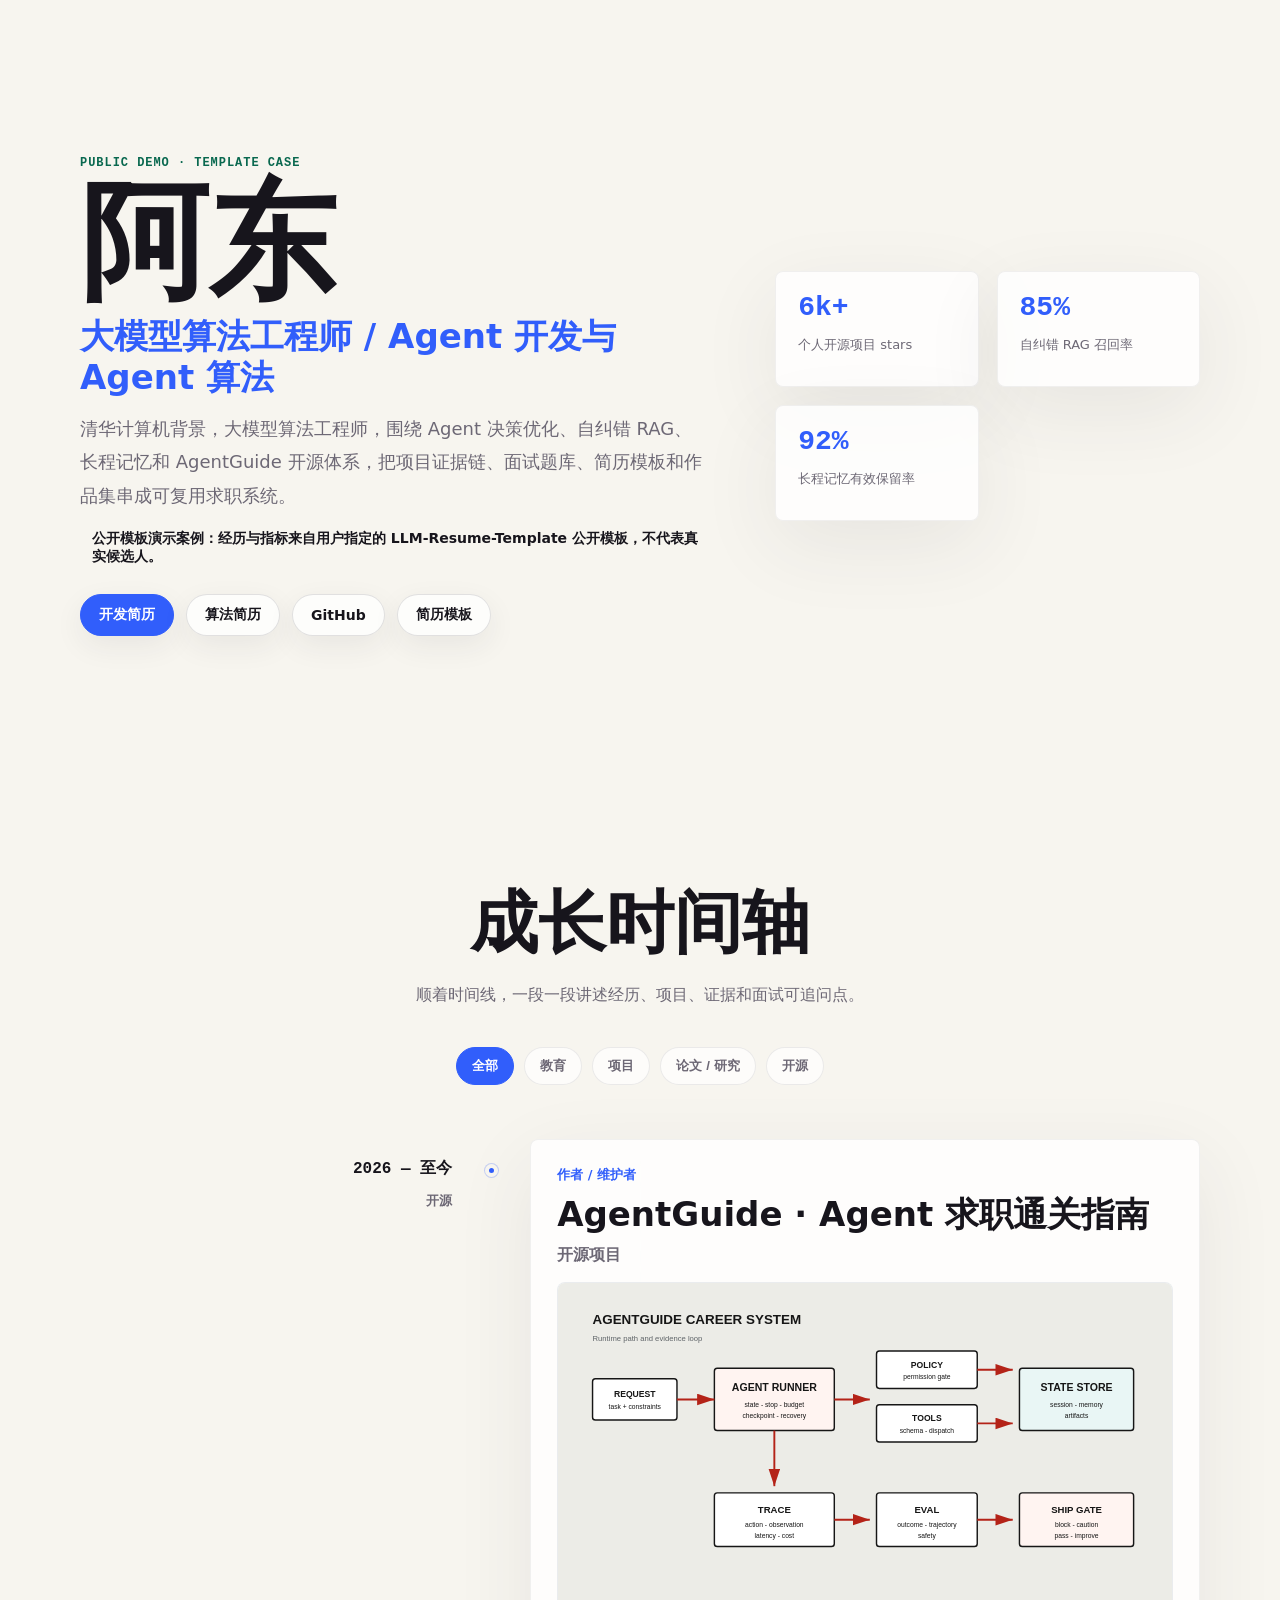
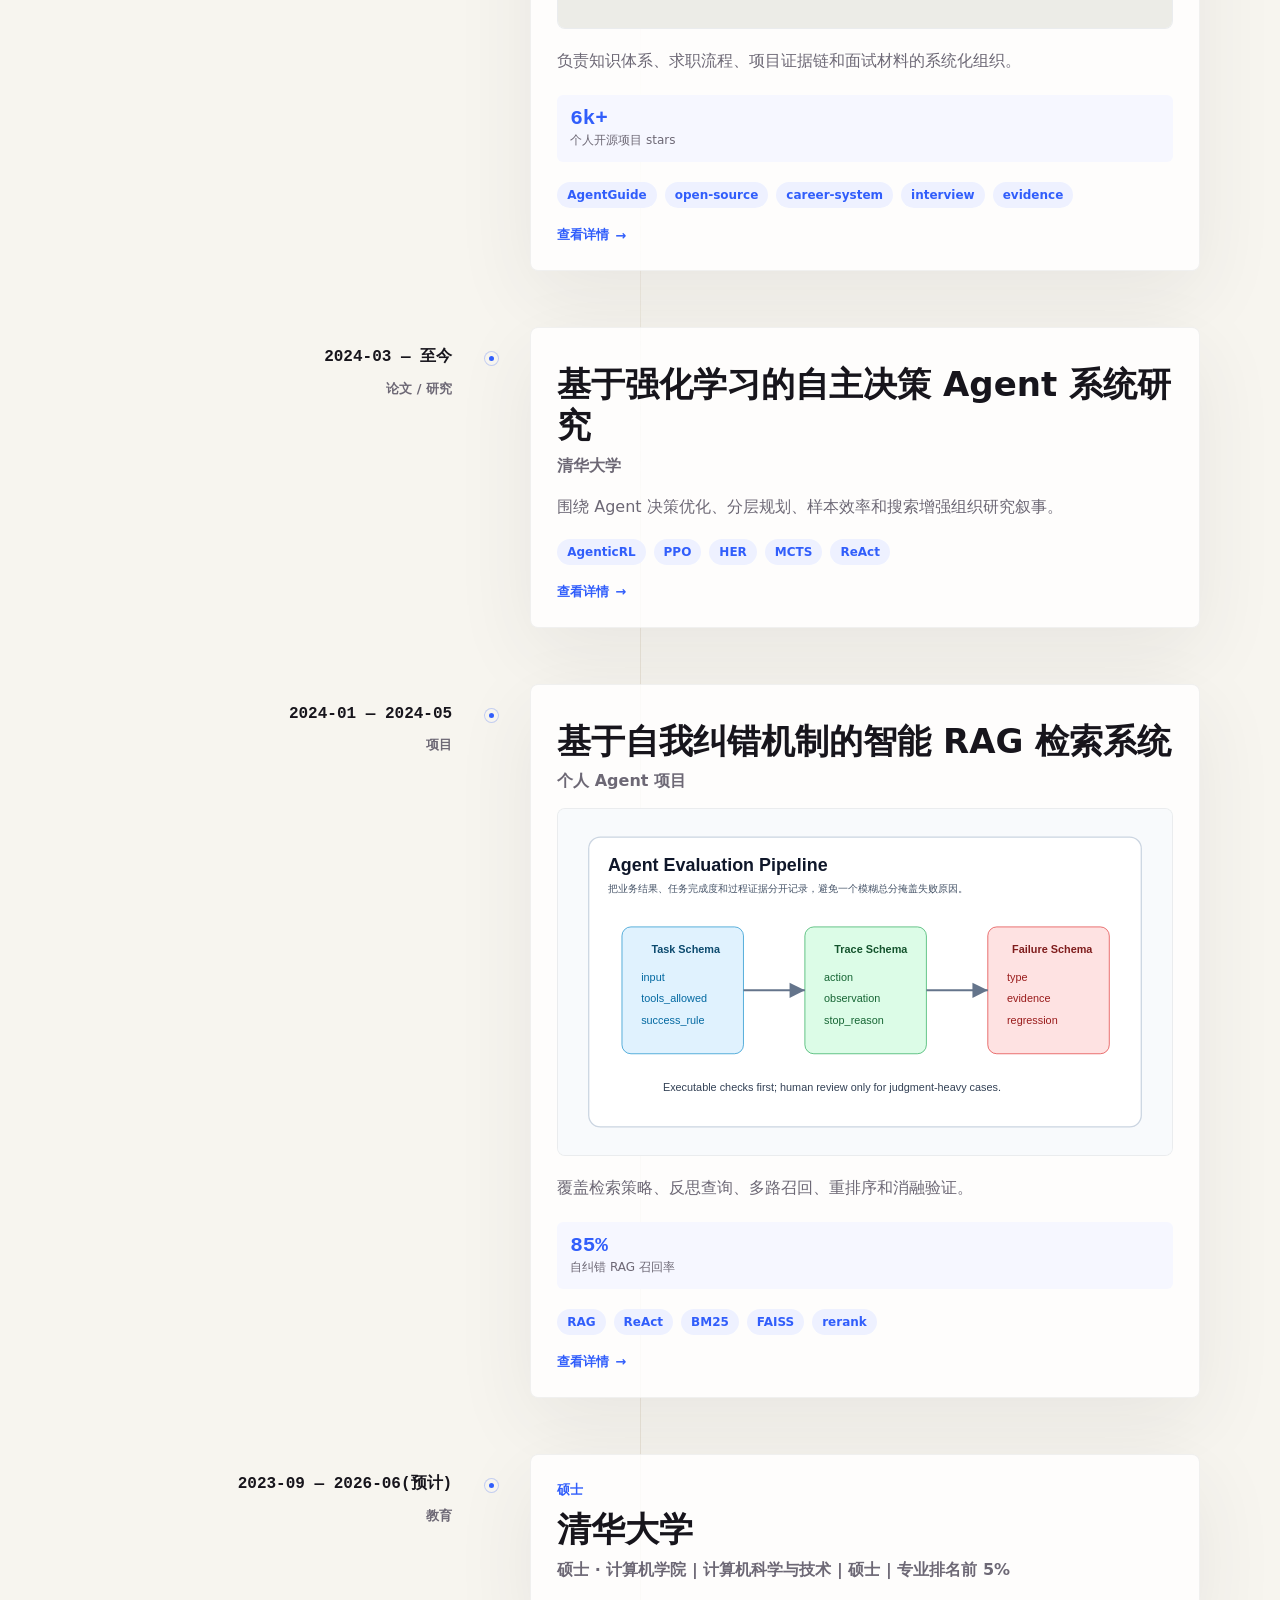
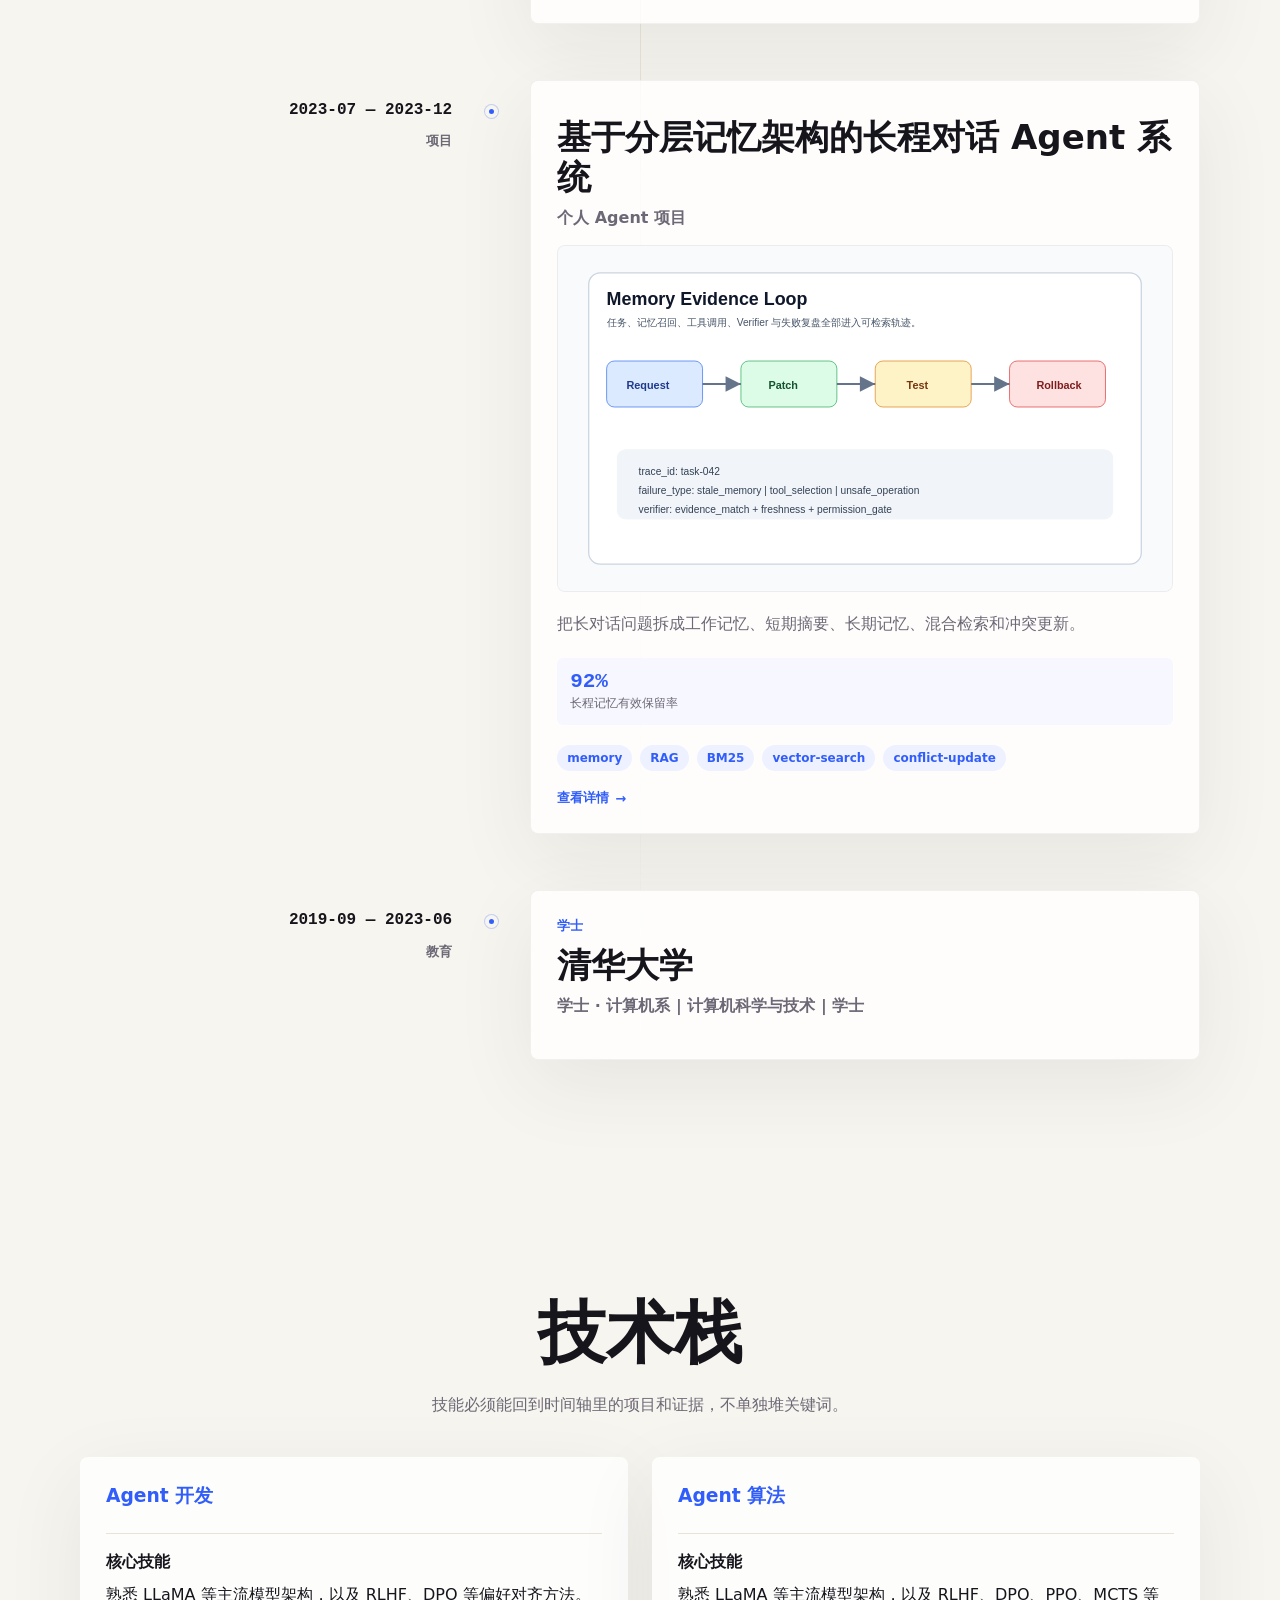
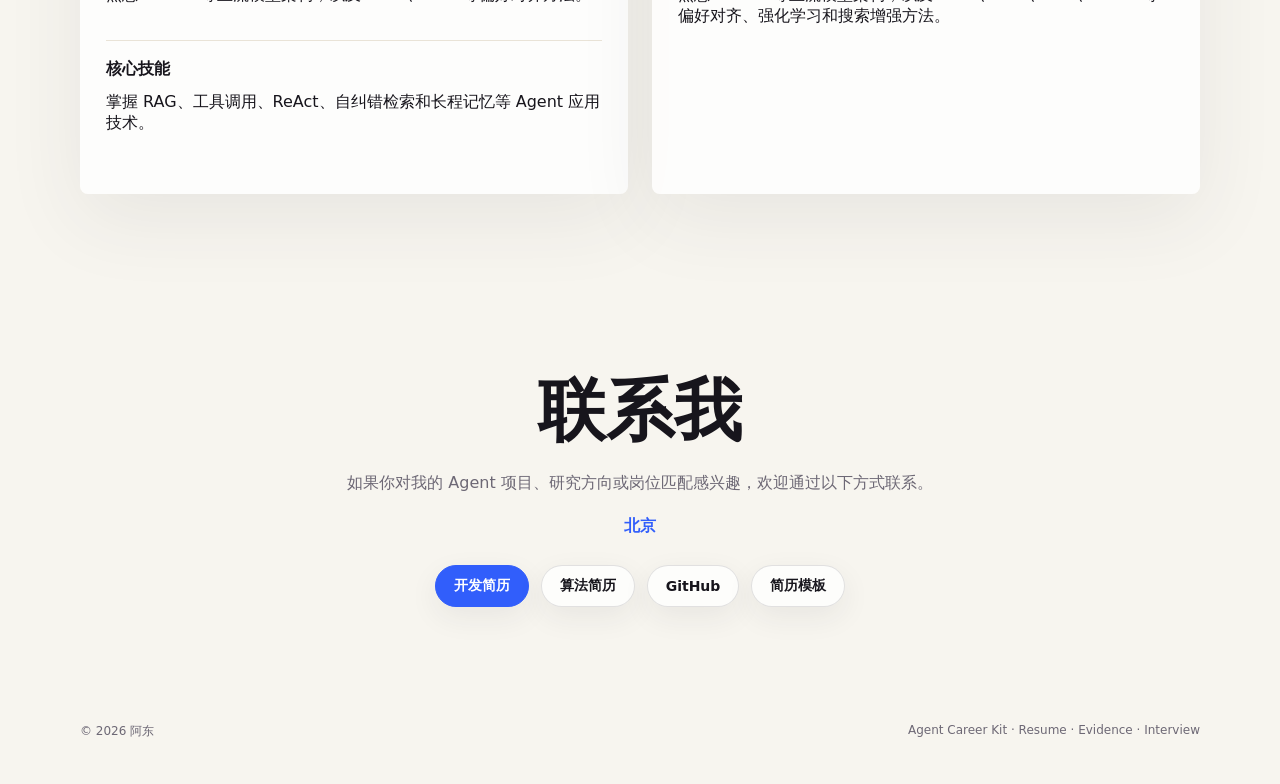
<file: showcase/agent-career-kit/portfolio/index.html>
<!-- profile-sha256: 42568de3178dd191e3648c5a6b86370d35ac004bab7c92da330538c6c83f1b1b -->
<!doctype html>
<html lang="zh-CN">
<head>
  <meta charset="utf-8">
  <meta name="viewport" content="width=device-width, initial-scale=1">
  <meta name="description" content="清华计算机背景，大模型算法工程师，围绕 Agent 决策优化、自纠错 RAG、长程记忆和 AgentGuide 开源体系，把项目证据链、面试题库、简历模板和作品集串成可复用求职系统。">
  <meta name="theme-color" content="#f7f5ef">
  <title>阿东 · 大模型算法工程师 / Agent 开发与 Agent 算法</title>
  <link rel="stylesheet" href="style.css">
</head>
<body>
  <main id="top">
    <section class="hero" aria-labelledby="hero-title">
      <div class="hero-copy">
        <p class="eyebrow">PUBLIC DEMO · TEMPLATE CASE</p>
        <h1 id="hero-title">阿东</h1>
        <p class="headline">大模型算法工程师 / Agent 开发与 Agent 算法</p>
        <p class="summary">清华计算机背景，大模型算法工程师，围绕 Agent 决策优化、自纠错 RAG、长程记忆和 AgentGuide 开源体系，把项目证据链、面试题库、简历模板和作品集串成可复用求职系统。</p>
        <p class="fixture-notice">公开模板演示案例：经历与指标来自用户指定的 LLM-Resume-Template 公开模板，不代表真实候选人。</p>
        <div class="actions"><a class="button primary" href="../resumes/development/main.pdf">开发简历</a>
<a class="button" href="../resumes/algorithm/main.pdf">算法简历</a>
<a class="button" href="https://github.com/adongwanai/AgentGuide">GitHub</a>
<a class="button" href="https://github.com/adongwanai/LLM-Resume-Template">简历模板</a></div>
      </div>
      <div class="hero-metrics" aria-label="关键成果"><div class="metric-card"><strong>6k+</strong><span>个人开源项目 stars</span></div>
<div class="metric-card"><strong>85%</strong><span>自纠错 RAG 召回率</span></div>
<div class="metric-card"><strong>92%</strong><span>长程记忆有效保留率</span></div></div>
    </section>

    <section id="timeline" class="timeline-section" aria-labelledby="timeline-title">
      <div class="section-heading">
        <h2 id="timeline-title">成长时间轴</h2>
        <p>顺着时间线，一段一段讲述经历、项目、证据和面试可追问点。</p>
      </div>
      <div class="filters" role="toolbar" aria-label="时间轴筛选">
        <button type="button" class="active" data-filter="all" aria-pressed="true">全部</button>
<button type="button" data-filter="education" data-categories="education" aria-pressed="false">教育</button>
<button type="button" data-filter="project" data-categories="project" aria-pressed="false">项目</button>
<button type="button" data-filter="research" data-categories="research publication" aria-pressed="false">论文 / 研究</button>
<button type="button" data-filter="open_source" data-categories="open_source" aria-pressed="false">开源</button>
      </div>
      <div class="timeline">
<article class="timeline-card" data-category="open_source" data-detail-id="project-agentguide-01" role="button" tabindex="0" aria-label="查看 AgentGuide · Agent 求职通关指南 详情">
  <div class="timeline-date">
    <time>2026 — 至今</time>
    <span>开源</span>
  </div>
  <div class="timeline-dot" aria-hidden="true"></div>
  <div class="timeline-content">
    <p class="card-kicker">作者 / 维护者</p>
    <h3>AgentGuide · Agent 求职通关指南</h3>
    <p class="organization">开源项目</p>
    <figure class="card-visual"><img src="assets/project-1.svg" alt="AgentGuide 求职系统结构图"></figure>
    <p class="description">负责知识体系、求职流程、项目证据链和面试材料的系统化组织。</p>
    <div class="card-stats"><div><strong>6k+</strong><span>个人开源项目 stars</span></div></div>
    <div class="tags"><span>AgentGuide</span><span>open-source</span><span>career-system</span><span>interview</span><span>evidence</span></div>
    <span class="detail-cue">查看详情</span>
  </div>
</article>

<article class="timeline-card" data-category="research" data-detail-id="research-rl-agent-01" role="button" tabindex="0" aria-label="查看 基于强化学习的自主决策 Agent 系统研究 详情">
  <div class="timeline-date">
    <time>2024-03 — 至今</time>
    <span>论文 / 研究</span>
  </div>
  <div class="timeline-dot" aria-hidden="true"></div>
  <div class="timeline-content">
    <p class="card-kicker"></p>
    <h3>基于强化学习的自主决策 Agent 系统研究</h3>
    <p class="organization">清华大学</p>

    <p class="description">围绕 Agent 决策优化、分层规划、样本效率和搜索增强组织研究叙事。</p>

    <div class="tags"><span>AgenticRL</span><span>PPO</span><span>HER</span><span>MCTS</span><span>ReAct</span></div>
    <span class="detail-cue">查看详情</span>
  </div>
</article>

<article class="timeline-card" data-category="project" data-detail-id="project-self-correct-rag-01" role="button" tabindex="0" aria-label="查看 基于自我纠错机制的智能 RAG 检索系统 详情">
  <div class="timeline-date">
    <time>2024-01 — 2024-05</time>
    <span>项目</span>
  </div>
  <div class="timeline-dot" aria-hidden="true"></div>
  <div class="timeline-content">
    <p class="card-kicker"></p>
    <h3>基于自我纠错机制的智能 RAG 检索系统</h3>
    <p class="organization">个人 Agent 项目</p>
    <figure class="card-visual"><img src="assets/project-2.svg" alt="自纠错 RAG 与评测闭环"></figure>
    <p class="description">覆盖检索策略、反思查询、多路召回、重排序和消融验证。</p>
    <div class="card-stats"><div><strong>85%</strong><span>自纠错 RAG 召回率</span></div></div>
    <div class="tags"><span>RAG</span><span>ReAct</span><span>BM25</span><span>FAISS</span><span>rerank</span></div>
    <span class="detail-cue">查看详情</span>
  </div>
</article>

<article class="timeline-card" data-category="education">
  <div class="timeline-date">
    <time>2023-09 — 2026-06(预计)</time>
    <span>教育</span>
  </div>
  <div class="timeline-dot" aria-hidden="true"></div>
  <div class="timeline-content">
    <p class="card-kicker">硕士</p>
    <h3>清华大学</h3>
    <p class="organization">硕士 · 计算机学院 | 计算机科学与技术 | 硕士 | 专业排名前 5%</p>
  </div>
</article>

<article class="timeline-card" data-category="project" data-detail-id="project-memory-agent-01" role="button" tabindex="0" aria-label="查看 基于分层记忆架构的长程对话 Agent 系统 详情">
  <div class="timeline-date">
    <time>2023-07 — 2023-12</time>
    <span>项目</span>
  </div>
  <div class="timeline-dot" aria-hidden="true"></div>
  <div class="timeline-content">
    <p class="card-kicker"></p>
    <h3>基于分层记忆架构的长程对话 Agent 系统</h3>
    <p class="organization">个人 Agent 项目</p>
    <figure class="card-visual"><img src="assets/project-3.svg" alt="分层记忆 Agent 与 trace 证据"></figure>
    <p class="description">把长对话问题拆成工作记忆、短期摘要、长期记忆、混合检索和冲突更新。</p>
    <div class="card-stats"><div><strong>92%</strong><span>长程记忆有效保留率</span></div></div>
    <div class="tags"><span>memory</span><span>RAG</span><span>BM25</span><span>vector-search</span><span>conflict-update</span></div>
    <span class="detail-cue">查看详情</span>
  </div>
</article>

<article class="timeline-card" data-category="education">
  <div class="timeline-date">
    <time>2019-09 — 2023-06</time>
    <span>教育</span>
  </div>
  <div class="timeline-dot" aria-hidden="true"></div>
  <div class="timeline-content">
    <p class="card-kicker">学士</p>
    <h3>清华大学</h3>
    <p class="organization">学士 · 计算机系 | 计算机科学与技术 | 学士</p>
  </div>
</article></div>
    </section>

    <section id="skills" class="skills-section" aria-labelledby="skills-title">
      <div class="section-heading">
        <h2 id="skills-title">技术栈</h2>
        <p>技能必须能回到时间轴里的项目和证据，不单独堆关键词。</p>
      </div>
      <div class="skill-columns"><div class="skill-column"><h3>Agent 开发</h3><section class="skill-block"><h3>核心技能</h3><p>熟悉 LLaMA 等主流模型架构，以及 RLHF、DPO 等偏好对齐方法。</p></section><section class="skill-block"><h3>核心技能</h3><p>掌握 RAG、工具调用、ReAct、自纠错检索和长程记忆等 Agent 应用技术。</p></section></div>
<div class="skill-column"><h3>Agent 算法</h3><section class="skill-block"><h3>核心技能</h3><p>熟悉 LLaMA 等主流模型架构，以及 RLHF、DPO、PPO、MCTS 等偏好对齐、强化学习和搜索增强方法。</p></section></div></div>
    </section>

    <section id="honors" class="honors-section" aria-labelledby="honors-title" hidden>
      <div class="section-heading">
        <h2 id="honors-title">荣誉与成就</h2>
      </div>
      <ul class="honors"></ul>
    </section>

    <section id="contact" class="contact-section" aria-labelledby="contact-title">
      <h2 id="contact-title">联系我</h2>
      <p>如果你对我的 Agent 项目、研究方向或岗位匹配感兴趣，欢迎通过以下方式联系。</p>
      <div class="contact-links"><span>北京</span></div>
      <div class="actions"><a class="button primary" href="../resumes/development/main.pdf">开发简历</a>
<a class="button" href="../resumes/algorithm/main.pdf">算法简历</a>
<a class="button" href="https://github.com/adongwanai/AgentGuide">GitHub</a>
<a class="button" href="https://github.com/adongwanai/LLM-Resume-Template">简历模板</a></div>
    </section>
  </main>

  <footer>
    <span>© 2026 阿东</span>
    <span>Agent Career Kit · Resume · Evidence · Interview</span>
  </footer>
  <section class="detail-modal" data-detail-modal hidden aria-hidden="true">
    <div class="detail-backdrop" data-detail-close></div>
    <article class="detail-panel" role="dialog" aria-modal="true" aria-labelledby="detail-title">
      <header class="detail-header">
        <div>
          <p class="detail-category" data-detail-category></p>
          <h2 id="detail-title" data-detail-title></h2>
          <p class="detail-meta" data-detail-meta></p>
        </div>
        <button type="button" class="detail-close" data-detail-close aria-label="关闭详情面板">×</button>
      </header>
      <div class="detail-body">
        <figure class="detail-visual" data-detail-visual-wrap hidden>
          <img data-detail-visual alt="">
          <figcaption data-detail-visual-caption></figcaption>
        </figure>
        <p class="detail-summary" data-detail-summary></p>
        <section class="detail-section" data-detail-abstract-wrap>
          <h3>摘要</h3>
          <p data-detail-abstract></p>
        </section>
        <section class="detail-section" data-detail-metrics-wrap>
          <h3>核心指标</h3>
          <div class="detail-metrics" data-detail-metrics></div>
        </section>
        <div data-detail-sections></div>
        <section class="detail-section star-section" data-detail-star-wrap hidden>
          <h3>STAR 提炼</h3>
          <div class="star-grid" data-detail-star></div>
        </section>
        <section class="detail-section" data-detail-tradeoff-wrap hidden>
          <h3>技术权衡</h3>
          <p data-detail-tradeoff></p>
        </section>
        <div class="detail-tags" data-detail-tags></div>
        <div class="detail-links" data-detail-links></div>
      </div>
    </article>
  </section>
  <script id="portfolio-details" type="application/json">{"project-agentguide-01":{"category":"开源","date":"2026 — 至今","title":"AgentGuide · Agent 求职通关指南","kicker":"开源项目 / 作者与维护者","organization":"开源项目","summary":"把 Agent 开发与 Agent 算法求职拆成可持续积累的项目、证据、面试和投递系统。","abstract":"AgentGuide 不是一份题单，而是一套面向高职级 Agent 岗位的长期求职工作区。候选人先确定方向和旗舰项目，再持续沉淀 trace、eval、failure、verifier、项目讲稿和两份稳定简历。","visual":{"path":"assets/project-1.svg","alt":"AgentGuide 求职系统结构图"},"visual_caption":"AgentGuide 将候选人事实、项目证据、双简历、面试训练和投递复盘串成同一条工作流。","metrics":[{"value":"6k+","label":"个人开源项目 stars"},{"value":"30-45 天","label":"公开冲刺路线"},{"value":"2 份","label":"稳定主简历"}],"sections":[{"title":"问题与目标","items":["零散刷题、临时改简历和项目包装无法形成长期资产。","目标是让每个项目、问题和复盘都能回写到同一份候选人证据库。"]},{"title":"我的角色","items":["负责 AgentGuide 的知识体系、学习路线、项目证据链和面试材料组织。","把 Agent 开发与 Agent 算法岗位拆成两条能力路线，但保持同一个候选人事实源。"]},{"title":"系统设计","items":["以 claim ID 连接简历、项目讲稿、Story Bank、作品集和面试题。","以 trace、eval、failure 和 verifier 作为项目是否可进入简历的门禁。","JD 只用于市场信号和公司准备，不为每个岗位重写主简历。"]}],"star":{"S":"求职材料与训练记录分散，每次面试都从零开始。","T":"建立一套面向 Agent 高职级岗位、可复用和可持续迭代的公开方法体系。","A":"组织岗位路线、项目证据、面试题库、稳定双简历和复盘闭环。","R":"个人开源项目累计 6k+ stars，形成 AgentGuide 的公开资料入口。"},"tradeoff":"系统强调证据积累而不是按 JD 频繁改写，因此需要更早建设旗舰项目和可回放材料，但长期维护成本更低。","tags":["AgentGuide","open-source","career-system","interview","evidence"],"links":[{"label":"查看 AgentGuide","url":"https://github.com/adongwanai/AgentGuide"}]},"project-self-correct-rag-01":{"category":"项目","date":"2024-01 — 2024-05","title":"基于自我纠错机制的智能 RAG 检索系统","kicker":"Agent 项目 / 检索与反思闭环","organization":"个人 Agent 项目","summary":"针对低召回知识库，构建会判断失败、重写查询并重新检索的自纠错 RAG。","abstract":"系统以 65% 召回率的基础 RAG 为起点，通过迭代式检索、混合召回和交叉编码器重排序逐层改进，并用消融实验拆分每个模块的贡献。","visual":{"path":"assets/project-2.svg","alt":"自纠错 RAG 与评测闭环"},"visual_caption":"查询进入多路召回后，由置信度门控决定是否反思和重写，再进入重排序与验证。","metrics":[{"value":"65% -\u003e 85%","label":"召回率"},{"value":"1.3 次","label":"平均检索轮次"},{"value":"82%","label":"用户满意度"}],"sections":[{"title":"背景与失败模式","items":["关键词匹配不准和语义理解偏差导致初始召回率只有 65%。","系统需要知道何时结果不可信，而不是对每个查询都无限增加检索轮次。"]},{"title":"技术方案","items":["低置信度时触发反思，分析失败原因并生成新查询。","融合向量检索、BM25 和混合检索，并按查询类型选择策略。","使用交叉编码器对 Top-K 文档精排。"]},{"title":"验证与消融","items":["在企业知识库、MS MARCO 和 Natural Questions 上验证。","迭代式检索、多策略融合和重排序分别贡献 15%、3% 和 2% 的召回提升。"]}],"star":{"S":"基础 RAG 的召回率只有 65%，用户难以获得准确答案。","T":"提升召回质量，同时控制不必要的检索轮次。","A":"加入反思查询、混合召回、置信度门控和交叉编码器重排序。","R":"召回率提升到 85%，平均检索轮次为 1.3 次。"},"tradeoff":"反思检索会增加推理成本和延迟，因此只在低置信度结果上触发，并通过平均检索轮次监控成本。","tags":["RAG","ReAct","BM25","FAISS","rerank"],"links":[]},"project-memory-agent-01":{"category":"项目","date":"2023-07 — 2023-12","title":"基于分层记忆架构的长程对话 Agent 系统","kicker":"Agent 项目 / 长程记忆","organization":"个人 Agent 项目","summary":"用工作记忆、短期摘要和长期存储解决长对话中的遗忘、检索延迟与事实冲突。","abstract":"系统参考人类记忆分层，将近期上下文、会话摘要和长期事件分开管理，并为记忆检索、压缩和冲突更新设计独立策略。","visual":{"path":"assets/project-3.svg","alt":"分层记忆 Agent 与 trace 证据"},"visual_caption":"三层记忆只保存不同时间尺度的信息，冲突更新在写入长期记忆前执行。","metrics":[{"value":"68% -\u003e 92%","label":"信息有效保留率"},{"value":"450ms -\u003e 150ms","label":"记忆检索延迟"},{"value":"+28%","label":"超长对话任务完成率"}],"sections":[{"title":"记忆分层","items":["工作记忆保留最近 K 轮完整上下文。","短期记忆把近期对话压缩成摘要和决策依据。","长期记忆结合重要性评分和时间衰减选择持久化内容。"]},{"title":"检索与更新","items":["使用 BM25 和向量相似度进行混合检索。","通过 LLM 摘要压缩冗长对话。","新信息与旧记忆冲突时触发修正流程。"]},{"title":"当前边界","items":["公开模板尚未提供可回放 trace、记忆污染测试和复现实验日志。","真实候选人发布前需要补齐这些证据。"]}],"star":{"S":"长对话中出现信息遗忘和记忆检索延迟。","T":"在 100 轮以上对话中维持可检索、可更新的长期状态。","A":"实现三层记忆、混合检索、压缩和冲突修正流程。","R":"有效保留率达到 92%，检索延迟降至 150ms，任务完成率提升 28%。"},"tradeoff":"摘要压缩降低上下文成本，但可能丢失细节；因此近期信息保留原文，只有跨会话长期信息进入压缩层。","tags":["memory","RAG","BM25","vector-search","conflict-update"],"links":[]},"research-rl-agent-01":{"category":"论文 / 研究","date":"2024-03 — 至今","title":"基于强化学习的自主决策 Agent 系统研究","kicker":"研究 / 强化学习与搜索增强","organization":"清华大学","summary":"用 PPO、分层强化学习、HER 和 MCTS 改善多步骤 Agent 的决策效率与长期规划。","abstract":"研究把 LLM 作为策略网络，用任务完成度与步骤效率构建奖励，并进一步比较分层规划和搜索增强对稀疏奖励、长序列任务的作用。","visual":null,"visual_caption":"","metrics":[{"value":"+12%~18%","label":"任务成功率"},{"value":"-25%","label":"平均决策步数"},{"value":"+40%","label":"稀疏奖励收敛速度"},{"value":"500+","label":"GitHub stars"}],"sections":[{"title":"研究问题","items":["多步骤 Agent 容易产生冗余路径，并缺少长期规划。","单一最终奖励难以解释规划、执行和样本效率分别如何改善。"]},{"title":"方法","items":["以 PPO 优化任务完成度和步骤效率。","将复杂任务拆成高层子目标规划和低层动作执行。","用 HER 改善稀疏奖励下的样本利用率。","把 MCTS 与 RL 结合，在决策前执行多步模拟。"]},{"title":"基线与结果","items":["在 ALFWorld、WebShop 上对比 ReAct 和 Reflexion。","任务成功率提升 12%~18%，平均决策步数减少 25%。","MCTS 混合策略的样本效率提升 35%，最终性能提升 8%。"]},{"title":"答辩边界","items":["案例来源是用户指定的公开模板经历。","真实投递前必须替换为候选人可复现的论文、代码与实验记录。"]}],"star":{"S":"复杂任务中的路径冗余和长期规划不足。","T":"同时提升成功率、步骤效率和稀疏奖励下的训练效率。","A":"组合 PPO、分层策略、HER 和 MCTS，并与 ReAct、Reflexion 基线比较。","R":"任务成功率提升 12%~18%，平均决策步数减少 25%。"},"tradeoff":"搜索增强提高决策质量但带来额外推理开销，因此需要用 search width、停止条件和步骤效率共同约束。","tags":["AgenticRL","PPO","HER","MCTS","ReAct"],"links":[]}}</script>
  <script src="app.js"></script>
</body>
</html>
</file>
<file: showcase/agent-career-kit/portfolio/style.css>
:root {
  --paper: #f7f5ef;
  --panel: #ffffff;
  --ink: #17151c;
  --muted: #6d6875;
  --soft: #e9e3d7;
  --blue: #315efb;
  --green: #09684f;
  --orange: #f0a23a;
  --shadow: 0 24px 80px rgba(49, 47, 58, 0.08);
  --max: 1120px;
}

* { box-sizing: border-box; }
html { scroll-behavior: smooth; }
body {
  margin: 0;
  color: var(--ink);
  background: var(--paper);
  font-family: "PingFang SC", "Noto Sans CJK SC", "Microsoft YaHei", ui-sans-serif, system-ui, -apple-system, BlinkMacSystemFont, "Segoe UI", sans-serif;
}
body.modal-open { overflow: hidden; }
a { color: inherit; }
.hero {
  position: relative;
  width: min(var(--max), calc(100% - 56px));
  min-height: 88dvh;
  margin: 0 auto;
  display: grid;
  grid-template-columns: minmax(0, 1.1fr) minmax(320px, 0.75fr);
  gap: 72px;
  align-items: center;
}
.eyebrow {
  margin: 0 0 18px;
  color: var(--green);
  font: 700 12px/1.2 "JetBrains Mono", ui-monospace, SFMono-Regular, Menlo, monospace;
  letter-spacing: 0.08em;
  text-transform: uppercase;
}
h1, h2, h3, p { margin-top: 0; }
h1 {
  margin-bottom: 18px;
  font-family: "Songti SC", "Noto Serif CJK SC", Georgia, serif;
  font-size: clamp(64px, 10vw, 132px);
  line-height: 0.86;
  letter-spacing: 0;
}
.headline {
  margin-bottom: 14px;
  color: var(--blue);
  font-size: clamp(22px, 3vw, 34px);
  font-weight: 700;
  line-height: 1.2;
}
.summary {
  max-width: 690px;
  color: var(--muted);
  font-size: 18px;
  line-height: 1.85;
}

.fixture-notice {
  max-width: 760px;
  margin: 14px 0 0;
  padding-left: 12px;
  border-left: 3px solid var(--red);
  color: var(--text);
  font-size: 14px;
  font-weight: 650;
}

.fixture-notice:empty {
  display: none;
}
.actions {
  display: flex;
  flex-wrap: wrap;
  gap: 12px;
  margin-top: 28px;
}
.button {
  display: inline-flex;
  min-height: 42px;
  align-items: center;
  justify-content: center;
  padding: 0 18px;
  border: 1px solid rgba(23, 21, 28, 0.12);
  border-radius: 999px;
  background: rgba(255, 255, 255, 0.76);
  color: var(--ink);
  font-size: 14px;
  font-weight: 700;
  text-decoration: none;
  box-shadow: 0 10px 30px rgba(49, 47, 58, 0.07);
}
.button.primary {
  border-color: var(--blue);
  background: var(--blue);
  color: white;
}
.button:hover, .button:focus-visible {
  transform: translateY(-1px);
  border-color: var(--blue);
}
.hero-metrics {
  display: grid;
  grid-template-columns: 1fr 1fr;
  gap: 18px;
}
.metric-card {
  min-height: 116px;
  padding: 22px;
  border: 1px solid rgba(23, 21, 28, 0.06);
  border-radius: 8px;
  background: rgba(255, 255, 255, 0.8);
  box-shadow: var(--shadow);
  animation: metricFloat 900ms ease both;
}
.metric-card strong {
  display: block;
  margin-bottom: 12px;
  color: var(--blue);
  font: 800 28px/1 "JetBrains Mono", ui-monospace, SFMono-Regular, Menlo, monospace;
}
.metric-card span {
  color: var(--muted);
  font-size: 13px;
  line-height: 1.45;
}
.timeline-section,
.skills-section,
.honors-section,
.contact-section {
  width: min(var(--max), calc(100% - 56px));
  margin: 0 auto;
  padding: 86px 0;
}
.section-heading {
  text-align: center;
  margin-bottom: 38px;
}
h2 {
  margin-bottom: 12px;
  font-family: "Songti SC", "Noto Serif CJK SC", Georgia, serif;
  font-size: clamp(38px, 6vw, 68px);
  letter-spacing: 0;
}
.section-heading p {
  margin: 0 auto;
  max-width: 640px;
  color: var(--muted);
  line-height: 1.75;
}
.filters {
  display: flex;
  justify-content: center;
  flex-wrap: wrap;
  gap: 10px;
  margin-bottom: 54px;
}
.filters button {
  min-height: 38px;
  padding: 0 15px;
  border: 1px solid rgba(23, 21, 28, 0.08);
  border-radius: 999px;
  background: rgba(255, 255, 255, 0.7);
  color: var(--muted);
  cursor: pointer;
  font-weight: 700;
}
.filters button.active {
  border-color: var(--blue);
  background: var(--blue);
  color: white;
}
.timeline {
  position: relative;
}
.timeline::before {
  content: "";
  position: absolute;
  left: 50%;
  top: 0;
  bottom: 0;
  width: 1px;
  background: linear-gradient(to bottom, transparent, var(--soft), var(--soft), transparent);
}
.timeline-card {
  position: relative;
  display: grid;
  grid-template-columns: minmax(170px, 0.75fr) 34px minmax(0, 1.35fr);
  align-items: start;
  gap: 22px;
  margin-bottom: 56px;
  opacity: 0;
  transform: translateY(22px);
  transition: opacity 520ms ease, transform 520ms ease;
}
.timeline-card[data-detail-id] { cursor: pointer; }
.timeline-card.is-visible { opacity: 1; transform: translateY(0); }
.timeline-card[hidden] { display: none; }
.timeline-date {
  text-align: right;
  padding-top: 20px;
}
.timeline-date time {
  display: block;
  margin-bottom: 10px;
  color: var(--ink);
  font: 700 16px/1.3 "JetBrains Mono", ui-monospace, SFMono-Regular, Menlo, monospace;
}
.timeline-date span {
  color: var(--muted);
  font-size: 13px;
  font-weight: 700;
}
.timeline-dot {
  position: relative;
  z-index: 1;
  width: 13px;
  height: 13px;
  margin: 25px auto 0;
  border: 4px solid var(--paper);
  border-radius: 50%;
  background: var(--blue);
  box-shadow: 0 0 0 1px rgba(49, 94, 251, 0.25);
}
.timeline-content {
  padding: 26px;
  border: 1px solid rgba(23, 21, 28, 0.06);
  border-radius: 8px;
  background: rgba(255, 255, 255, 0.82);
  box-shadow: var(--shadow);
  transition: transform 260ms ease, box-shadow 260ms ease, border-color 260ms ease;
}
.timeline-card:hover .timeline-content,
.timeline-card:focus-visible .timeline-content {
  transform: translateY(-4px);
  border-color: rgba(49, 94, 251, 0.24);
  box-shadow: 0 30px 100px rgba(49, 47, 58, 0.13);
}
.card-kicker {
  margin-bottom: 10px;
  color: var(--blue);
  font-size: 13px;
  font-weight: 800;
}
.timeline-content h3 {
  margin-bottom: 10px;
  font-size: clamp(23px, 3vw, 34px);
  line-height: 1.2;
  letter-spacing: 0;
}
.organization {
  margin-bottom: 16px;
  color: var(--muted);
  font-weight: 700;
}
.card-visual {
  margin: 0 0 18px;
  overflow: hidden;
  border: 1px solid rgba(23, 21, 28, 0.06);
  border-radius: 8px;
  background: #f8fafc;
}
.card-visual img {
  display: block;
  width: 100%;
  height: auto;
}
.description,
.timeline-content li {
  color: var(--muted);
  line-height: 1.75;
}
.timeline-content ul {
  margin: 18px 0 0;
  padding-left: 21px;
}
.card-stats {
  display: grid;
  grid-template-columns: repeat(auto-fit, minmax(120px, 1fr));
  gap: 10px;
  margin: 20px 0;
}
.card-stats div {
  padding: 13px;
  border-radius: 6px;
  background: #f6f7ff;
}
.card-stats strong {
  display: block;
  color: var(--blue);
  font: 800 21px/1 "JetBrains Mono", ui-monospace, SFMono-Regular, Menlo, monospace;
}
.card-stats span {
  color: var(--muted);
  font-size: 12px;
}
.tags {
  display: flex;
  flex-wrap: wrap;
  gap: 8px;
  margin-top: 18px;
}
.tags span {
  padding: 6px 10px;
  border-radius: 999px;
  background: #eef1ff;
  color: var(--blue);
  font-size: 12px;
  font-weight: 700;
}
.detail-cue {
  display: inline-flex;
  align-items: center;
  gap: 6px;
  margin-top: 18px;
  color: var(--blue);
  font-size: 13px;
  font-weight: 800;
}
.detail-cue::after {
  content: "→";
  transition: transform 220ms ease;
}
.timeline-card:hover .detail-cue::after { transform: translateX(3px); }
.skill-columns {
  display: grid;
  grid-template-columns: 1fr 1fr;
  gap: 24px;
}
.skill-column {
  padding: 26px;
  border-radius: 8px;
  background: rgba(255, 255, 255, 0.82);
  box-shadow: var(--shadow);
}
.skill-column > h3 {
  margin-bottom: 24px;
  color: var(--blue);
}
.skill-block {
  padding: 18px 0;
  border-top: 1px solid var(--soft);
}
.skill-block h3 {
  margin-bottom: 12px;
  font-size: 16px;
}
.skill-block div {
  display: flex;
  flex-wrap: wrap;
  gap: 8px;
}
.skill-block span {
  padding: 7px 10px;
  border-radius: 999px;
  background: #f2eee6;
  color: var(--muted);
  font-size: 13px;
  font-weight: 700;
}
.honors {
  display: grid;
  grid-template-columns: repeat(auto-fit, minmax(240px, 1fr));
  gap: 14px;
  margin: 0;
  padding: 0;
  list-style: none;
}
.honors li {
  padding: 18px 20px;
  border-radius: 8px;
  background: rgba(255, 255, 255, 0.82);
  box-shadow: var(--shadow);
  color: var(--muted);
  font-weight: 700;
}
.contact-section {
  text-align: center;
}
.contact-section p {
  max-width: 620px;
  margin: 0 auto 18px;
  color: var(--muted);
  line-height: 1.8;
}
.contact-links {
  display: flex;
  justify-content: center;
  flex-wrap: wrap;
  gap: 16px;
}
.contact-links a,
.contact-links span {
  color: var(--blue);
  font-weight: 800;
  text-decoration: none;
}
.contact-section .actions { justify-content: center; }
footer {
  display: flex;
  justify-content: space-between;
  gap: 24px;
  width: min(var(--max), calc(100% - 56px));
  margin: 0 auto;
  padding: 30px 0 44px;
  color: var(--muted);
  font-size: 12px;
}
.detail-modal[hidden] { display: none; }
.detail-modal {
  position: fixed;
  inset: 0;
  z-index: 50;
  display: flex;
  align-items: center;
  justify-content: center;
  padding: 28px;
}
.detail-backdrop {
  position: absolute;
  inset: 0;
  background: rgba(18, 18, 22, 0.34);
  backdrop-filter: blur(12px);
  animation: fadeIn 180ms ease both;
}
.detail-panel {
  position: relative;
  width: min(720px, 100%);
  max-height: min(88vh, 920px);
  display: flex;
  flex-direction: column;
  overflow: hidden;
  border: 1px solid rgba(255, 255, 255, 0.72);
  border-radius: 8px;
  background: rgba(255, 255, 255, 0.96);
  box-shadow: 0 40px 140px rgba(23, 21, 28, 0.26);
  animation: panelIn 240ms ease both;
}
.detail-header {
  display: flex;
  gap: 20px;
  justify-content: space-between;
  padding: 28px 30px 22px;
  border-bottom: 1px solid var(--soft);
}
.detail-category {
  margin-bottom: 10px;
  color: var(--blue);
  font-size: 13px;
  font-weight: 900;
}
.detail-header h2 {
  margin-bottom: 10px;
  font-size: clamp(30px, 5vw, 48px);
  line-height: 1.08;
}
.detail-meta {
  margin: 0;
  color: var(--muted);
  font-weight: 700;
}
.detail-close {
  flex: 0 0 auto;
  width: 42px;
  height: 42px;
  border: 1px solid rgba(23, 21, 28, 0.08);
  border-radius: 6px;
  background: #f8f7f4;
  color: var(--ink);
  cursor: pointer;
  font-size: 26px;
  line-height: 1;
}
.detail-body {
  overflow: auto;
  padding: 24px 30px 32px;
}
.detail-visual {
  margin: 0 0 24px;
  overflow: hidden;
  border: 1px solid rgba(23, 21, 28, 0.06);
  border-radius: 8px;
  background: #f8fafc;
}
.detail-visual img {
  display: block;
  width: 100%;
  height: auto;
}
.detail-visual figcaption {
  padding: 12px 16px 16px;
  color: var(--muted);
  font-size: 13px;
}
.detail-summary {
  color: var(--ink);
  font-size: 18px;
  font-weight: 700;
  line-height: 1.7;
}
.detail-section {
  margin-top: 26px;
  padding-top: 22px;
  border-top: 1px solid var(--soft);
}
.detail-section h3 {
  margin-bottom: 12px;
  font-size: 18px;
}
.detail-section p,
.detail-section li {
  color: var(--muted);
  line-height: 1.75;
}
.detail-section ul {
  margin: 0;
  padding-left: 20px;
}
.detail-metrics,
.star-grid {
  display: grid;
  grid-template-columns: repeat(auto-fit, minmax(130px, 1fr));
  gap: 12px;
}
.detail-metrics div,
.star-grid div {
  padding: 16px;
  border-radius: 6px;
  background: #f6f7ff;
}
.detail-metrics strong,
.star-grid strong {
  display: block;
  margin-bottom: 8px;
  color: var(--blue);
  font: 800 24px/1 "JetBrains Mono", ui-monospace, SFMono-Regular, Menlo, monospace;
}
.star-grid p {
  margin: 0;
  color: var(--muted);
  line-height: 1.6;
}
.detail-tags,
.detail-links {
  display: flex;
  flex-wrap: wrap;
  gap: 10px;
  margin-top: 22px;
}
.detail-tags span,
.detail-links a {
  padding: 8px 12px;
  border-radius: 999px;
  background: #eef1ff;
  color: var(--blue);
  font-size: 12px;
  font-weight: 800;
  text-decoration: none;
}
:focus-visible { outline: 3px solid var(--orange); outline-offset: 3px; }

@keyframes fadeIn {
  from { opacity: 0; }
  to { opacity: 1; }
}
@keyframes panelIn {
  from { opacity: 0; transform: translateY(18px) scale(0.985); }
  to { opacity: 1; transform: translateY(0) scale(1); }
}
@keyframes metricFloat {
  from { opacity: 0; transform: translateY(14px); }
  to { opacity: 1; transform: translateY(0); }
}

@media (max-width: 780px) {
  .hero {
    width: min(100% - 34px, var(--max));
    min-height: auto;
    padding: 72px 0 96px;
    grid-template-columns: 1fr;
    gap: 34px;
  }
  .hero-metrics { grid-template-columns: 1fr 1fr; gap: 12px; }
  .metric-card { min-height: 96px; padding: 17px; }
  .metric-card strong { font-size: 22px; }
  .timeline-section,
  .skills-section,
  .honors-section,
  .contact-section,
  footer {
    width: min(100% - 34px, var(--max));
  }
  .timeline::before { left: 8px; }
  .timeline-card {
    grid-template-columns: 18px 1fr;
    gap: 12px;
  }
  .timeline-date {
    grid-column: 2;
    text-align: left;
    padding-top: 0;
  }
  .timeline-dot {
    grid-column: 1;
    grid-row: 1 / span 2;
    margin-top: 8px;
  }
  .timeline-content { grid-column: 2; padding: 21px; }
  .skill-columns { grid-template-columns: 1fr; }
  .detail-modal { padding: 12px; }
  .detail-panel { max-height: 92vh; border-radius: 8px; }
  .detail-header { padding: 22px 20px 18px; }
  .detail-body { padding: 20px; }
  footer { flex-direction: column; }
}

@media (prefers-reduced-motion: reduce) {
  html { scroll-behavior: auto; }
  .metric-card,
  .detail-backdrop,
  .detail-panel { animation: none; }
  .timeline-card { opacity: 1; transform: none; transition: none; }
}
</file>
